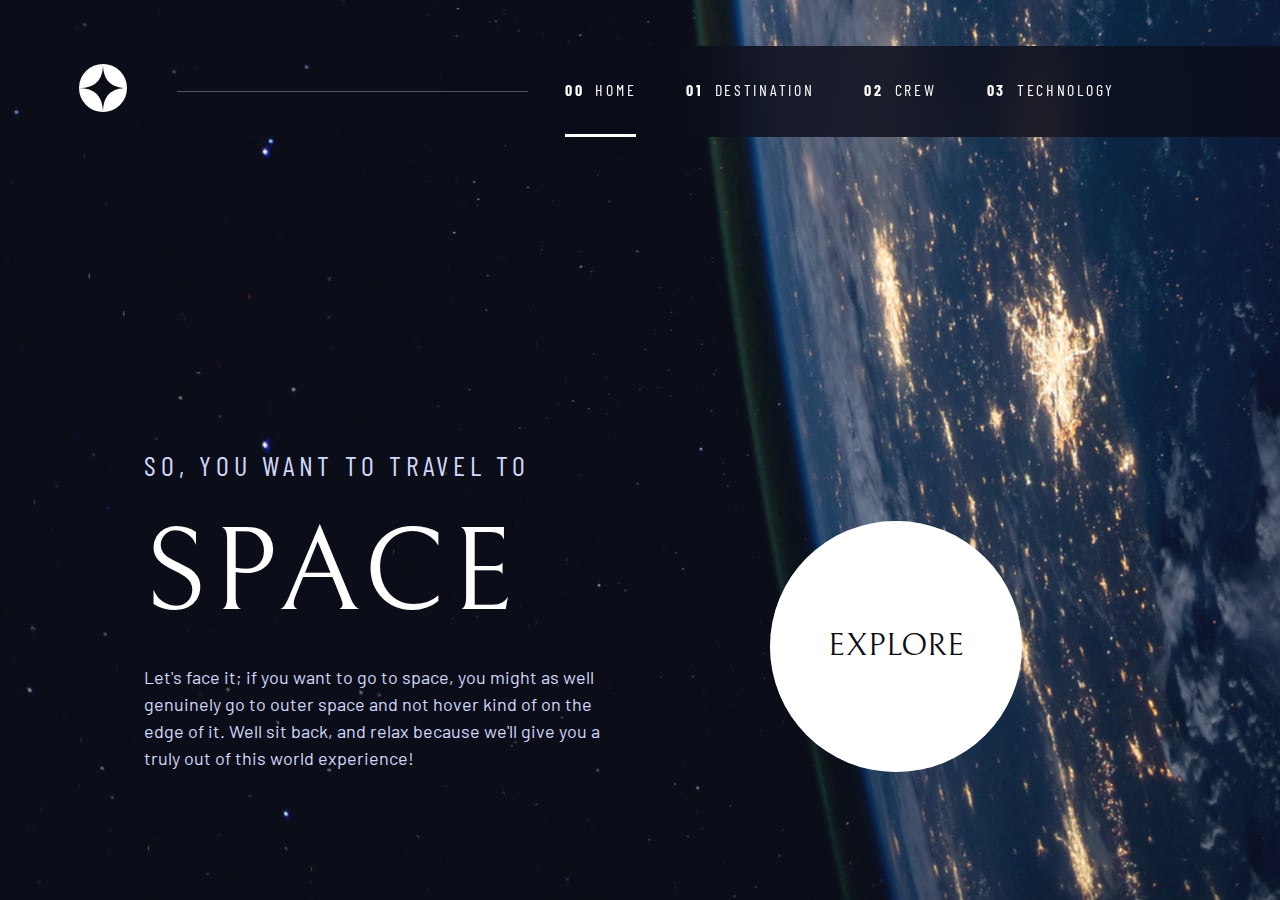
<file: index.html>
<!DOCTYPE html>
<html lang="en">
  <head>
    <meta charset="UTF-8" />
    <meta name="viewport" content="width=device-width, initial-scale=1.0" />
    <link
      rel="icon"
      type="image/png"
      sizes="32x32"
      href="./assets/logo-32x32.png"
    />
    <link rel="preconnect" href="https://fonts.googleapis.com" />
    <link rel="preconnect" href="https://fonts.gstatic.com" crossorigin />
    <link
      href="https://fonts.googleapis.com/css2?family=Barlow+Condensed:wght@400;700&family=Bellefair&family=Barlow:wght@400;700&display=swap"
      rel="stylesheet"
    />
    <link rel="stylesheet" href="css/index.css" />
    <title>Home | Space Tourism</title>
  </head>
  <body class="home bg-dark text-white ff-barlow grid fs-400">
    <a class="skip-to-content uppercase" href="#main">Skip to content</a>
    <header class="flex">
      <div>
        <img
          class="logo"
          src="assets/shared/logo.svg"
          alt="space tourism logo"
        />
      </div>
      <button class="mobile-nav-button" aria-controls="navigation-bar"><span class="sr-only">Menu</span></button>
      <nav>
        <ul id="navigation-bar" class="navigation-bar flex nav-underline fs-300">
          <li class="active">
            <a href="#" class="uppercase text-white ff-barlow-c ls-2"
              ><span aria-hidden="true">00</span>Home</a
            >
          </li>
          <li>
            <a
              href="destination.html"
              class="uppercase text-white ff-barlow-c ls-2"
              ><span aria-hidden="true">01</span>Destination</a
            >
          </li>
          <li>
            <a
              href="crew.html"
              class="uppercase text-white ff-barlow-c ls-2"
              ><span aria-hidden="true">02</span>Crew</a
            >
          </li>
          <li>
            <a
              href="technology.html"
              class="uppercase text-white ff-barlow-c ls-2"
              ><span aria-hidden="true">03</span>Technology</a
            >
          </li>
        </ul>
      </nav>
    </header>
    
    <main id="main" class="grid-container g-center">
      <div>
        <h1 class="text-light ls-3 uppercase fs-500 ff-barlow-c">
          So, you want to travel to
          <span class="fs-900 uppercase ff-bellefair text-white block"
            >space</span
          >
        </h1>
        <p class="text-light">
          Let's face it; if you want to go to space, you might as well genuinely
          go to outer space and not hover kind of on the edge of it. Well sit
          back, and relax because we'll give you a truly out of this world
          experience!
        </p>
      </div>
      <a
        href="destination.html"
        class="round-button uppercase text-dark bg-white fs-600 ff-bellefair"
      >
        Explore
      </a>
    </main>
    <script src="scripts/index.js"></script>
  </body>
</html>
</file>
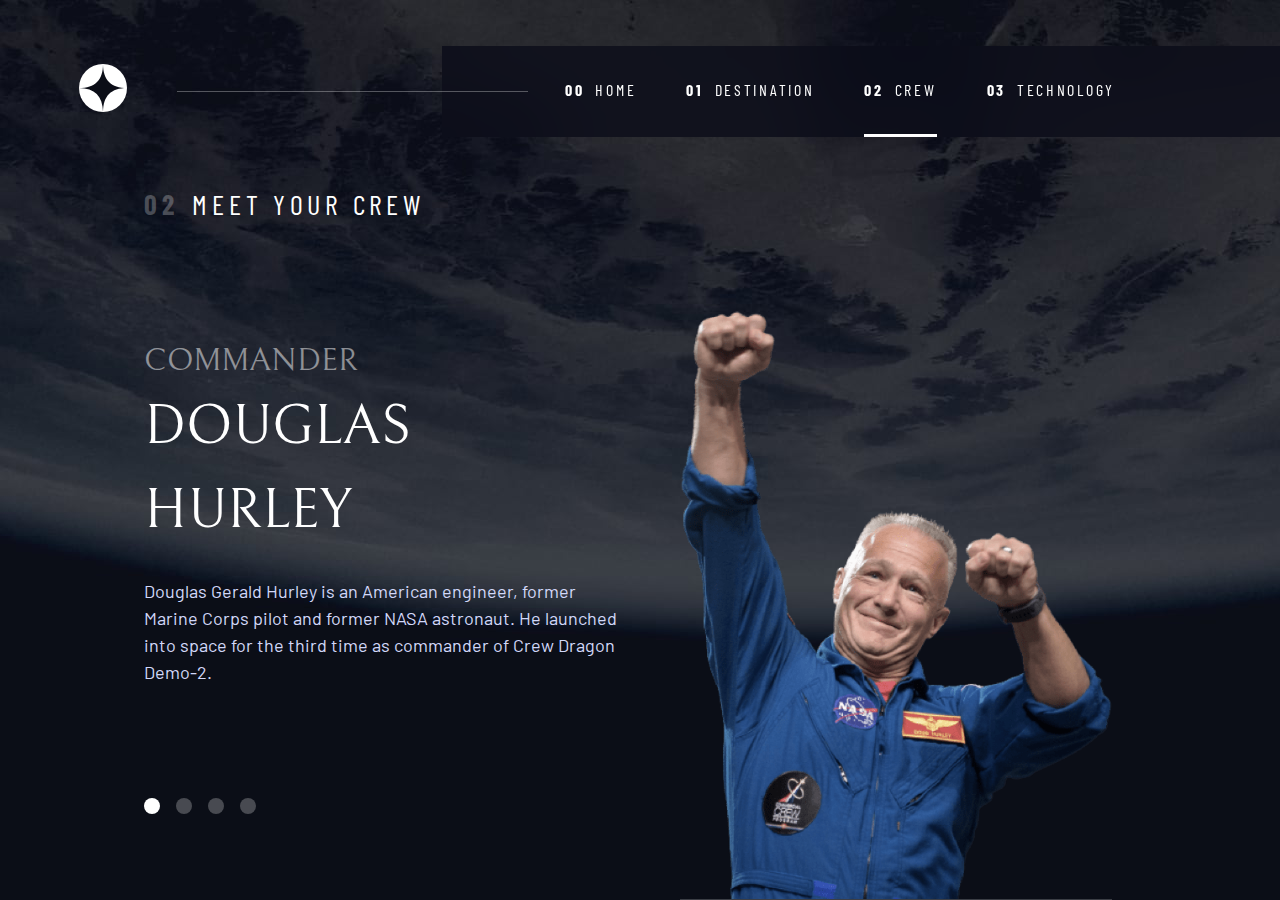
<file: crew.html>
<!DOCTYPE html>
<html lang="en">
  <head>
    <meta charset="UTF-8" />
    <meta name="viewport" content="width=device-width, initial-scale=1.0" />
    <link
      rel="icon"
      type="image/png"
      sizes="32x32"
      href="assets/logo-32x32.png"
    />
    <link rel="preconnect" href="https://fonts.googleapis.com" />
    <link rel="preconnect" href="https://fonts.gstatic.com" crossorigin />
    <link
      href="https://fonts.googleapis.com/css2?family=Barlow+Condensed:wght@400;700&family=Bellefair&family=Barlow:wght@400;700&display=swap"
      rel="stylesheet"
    />
    <link rel="stylesheet" href="css/index.css" />
    <title>Crew | Space Tourism</title>
  </head>
  <body id="crew" class="crew bg-dark text-white ff-barlow grid fs-400">
    <a class="skip-to-content uppercase" href="#main">Skip to content</a>
    <header class="flex">
      <div>
        <img
          class="logo"
          src="assets/shared/logo.svg"
          alt="space tourism logo"
        />
      </div>
      <button class="mobile-nav-button" aria-controls="navigation-bar">
        <span class="sr-only">Menu</span>
      </button>
      <nav>
        <ul
          id="navigation-bar"
          class="navigation-bar flex nav-underline fs-300"
        >
          <li>
            <a href="index.html" class="uppercase text-white ff-barlow-c ls-2"
              ><span aria-hidden="true">00</span>Home</a
            >
          </li>
          <li>
            <a
              href="destination.html"
              class="uppercase text-white ff-barlow-c ls-2"
              ><span aria-hidden="true">01</span>Destination</a
            >
          </li>
          <li class="active">
            <a href="#" class="uppercase text-white ff-barlow-c ls-2"
              ><span aria-hidden="true">02</span>Crew</a
            >
          </li>
          <li>
            <a href="technology.html" class="uppercase text-white ff-barlow-c ls-2"
              ><span aria-hidden="true">03</span>Technology</a
            >
          </li>
        </ul>
      </nav>
    </header>
    <main id="main" class="grid-container g-center flow">
      <h1 class="numbered-title"><span>02</span>Meet your crew</h1>
      <img
        id="crew-image"
        src="assets/crew/image-douglas-hurley.png"
        alt="Douglas Hurley in a blue NASA jumpsuit"
      />
      <div class="dot-nav flex" role="tablist" aria-label="crew member list">
        <button
          aria-selected="true"
          role="tab"
          tabindex="0"
          aria-controls="commander-tab"
          data-position="0"
        >
          <span class="sr-only">Commander</span>
        </button>
        <button
          aria-selected="false"
          role="tab"
          tabindex="-1"
          aria-controls="specialist-tab"
          data-position="1"
        >
          <span class="sr-only">Mission Specialist</span>
        </button>
        <button
          aria-selected="false"
          role="tab"
          tabindex="-1"
          aria-controls="pilot-tab"
          data-position="2"
        >
          <span class="sr-only">Pilot</span>
        </button>
        <button
          aria-selected="false"
          role="tab"
          tabindex="-1"
          aria-controls="engineer-tab"
          data-position="3"
        >
          <span class="sr-only">Engineer</span>
        </button>
      </div>
      <div class="about-crew flow">
        <h2 id="crew-role" class="ff-bellefair uppercase fs-600">Commander</h2>
        <span id="crew-name" class="ff-bellefair uppercase fs-700">Douglas Hurley</span>
        <p id="crew-bio" class="text-light fs-400">
          Douglas Gerald Hurley is an American engineer, former Marine Corps
          pilot and former NASA astronaut. He launched into space for the third
          time as commander of Crew Dragon Demo-2.
        </p>
      </div>
    </main>
    <script src="scripts/index.js"></script>
    <script src="scripts/tabsNavigation.js"></script>
  </body>
</html>
</file>
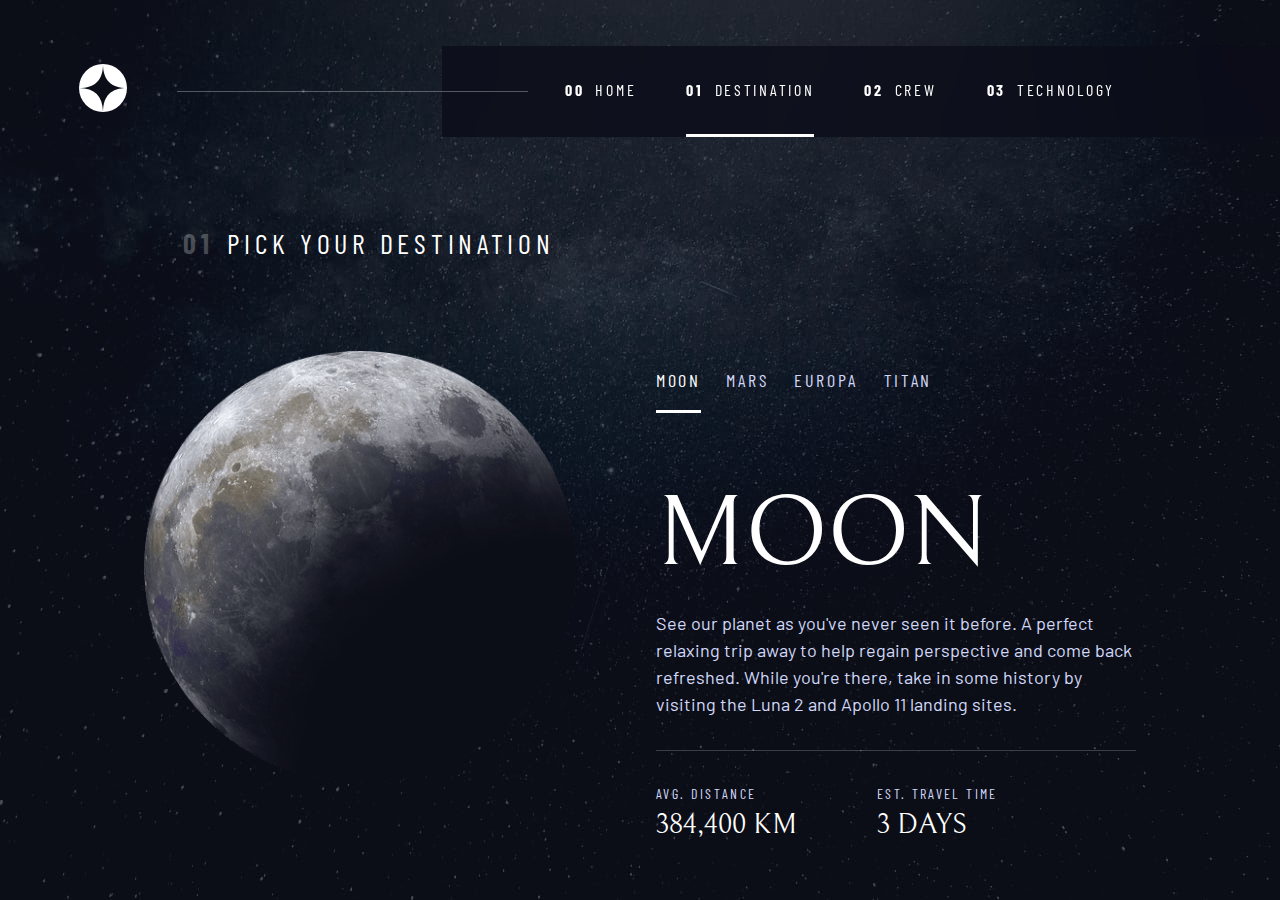
<file: destination.html>
<!DOCTYPE html>
<html lang="en">
  <head>
    <meta charset="UTF-8" />
    <meta name="viewport" content="width=device-width, initial-scale=1.0" />
    <link
      rel="icon"
      type="image/png"
      sizes="32x32"
      href="assets/logo-32x32.png"
    />
    <link rel="preconnect" href="https://fonts.googleapis.com" />
    <link rel="preconnect" href="https://fonts.gstatic.com" crossorigin />
    <link
      href="https://fonts.googleapis.com/css2?family=Barlow+Condensed:wght@400;700&family=Bellefair&family=Barlow:wght@400;700&display=swap"
      rel="stylesheet"
    />
    <link rel="stylesheet" href="css/index.css" />
    <title>Destination | Space Tourism</title>
  </head>
  <body id="destination" class="destination bg-dark text-white ff-barlow grid fs-400">
    <a class="skip-to-content uppercase" href="#main">Skip to content</a>
    <header class="flex">
      <div>
        <img
          class="logo"
          src="assets/shared/logo.svg"
          alt="space tourism logo"
        />
      </div>
      <button class="mobile-nav-button" aria-controls="navigation-bar">
        <span class="sr-only">Menu</span>
      </button>
      <nav>
        <ul
          id="navigation-bar"
          class="navigation-bar flex nav-underline fs-300"
        >
          <li >
            <a href="index.html" class="uppercase text-white ff-barlow-c ls-2"
              ><span aria-hidden="true">00</span>Home</a
            >
          </li>
          <li class="active">
            <a href="#" class="uppercase text-white ff-barlow-c ls-2"
              ><span aria-hidden="true">01</span>Destination</a
            >
          </li>
          <li>
            <a href="crew.html" class="uppercase text-white ff-barlow-c ls-2"
              ><span aria-hidden="true">02</span>Crew</a
            >
          </li>
          <li>
            <a href="technology.html" class="uppercase text-white ff-barlow-c ls-2"
              ><span aria-hidden="true">03</span>Technology</a
            >
          </li>
        </ul>
      </nav>
    </header>

    <main id="main" class="grid-container g-center flow">
      <h1 class="numbered-title">
        <span aria-hidden="true">01</span>Pick your destination
      </h1>
      <img
        id="destination-image"
        src="assets/destination/image-moon.png"
        alt="the moon"
      />

      <div
        class="tab-nav flex nav-underline"
        role="tablist"
        aria-label="destination list"
      >
        <button
          class="text-light bg-dark uppercase ls-2 ff-barlow-c"
          tabindex="0"
          role="tab"
          aria-selected="true"
          aria-controls="destination-tab"
          data-position="0"
        >
          Moon
        </button>
        <button
          class="text-light bg-dark uppercase ls-2 ff-barlow-c"
          tabindex="-1"
          role="tab"
          aria-selected="false"
          aria-controls="destination-tab"
          data-position="1"
        >
          Mars
        </button>
        <button
          class="text-light bg-dark uppercase ls-2 ff-barlow-c"
          tabindex="-1"
          role="tab"
          aria-selected="false"
          aria-controls="destination-tab"
          data-position="2"
        >
          Europa
        </button>
        <button
          class="text-light bg-dark uppercase ls-2 ff-barlow-c"
          tabindex="-1"
          role="tab"
          aria-selected="false"
          aria-controls="destination-tab"
          data-position="3"
        >
          Titan
        </button>
      </div>

      <section class="about-destination" id="destination-tab">
        <h2 id="destination-name" class="uppercase fs-800 ff-bellefair">Moon</h2>
        <p id="destination-description" class="text-light">
          See our planet as you've never seen it before. A perfect relaxing trip
          away to help regain perspective and come back refreshed. While you're
          there, take in some history by visiting the Luna 2 and Apollo 11
          landing sites.
        </p>
        <div class="destination-stats flex f-center">
          <div>
            <h3 class="ff-barlow-c uppercase text-light ls-1 fs-200">
              Avg. distance
            </h3>
            <p id="stats-dist" class="ff-bellefair uppercase fs-fixed">384,400 km</p>
          </div>
          <div>
            <h3 class="ff-barlow-c uppercase text-light ls-1 fs-200">
              Est. travel time
            </h3>
            <p id="stats-time" class="ff-bellefair uppercase fs-fixed">3 days</p>
          </div>
        </div>
      </section>
    </main>

    <script src="scripts/index.js"></script>
    <script src="scripts/tabsNavigation.js"></script>
  </body>
</html>
</file>
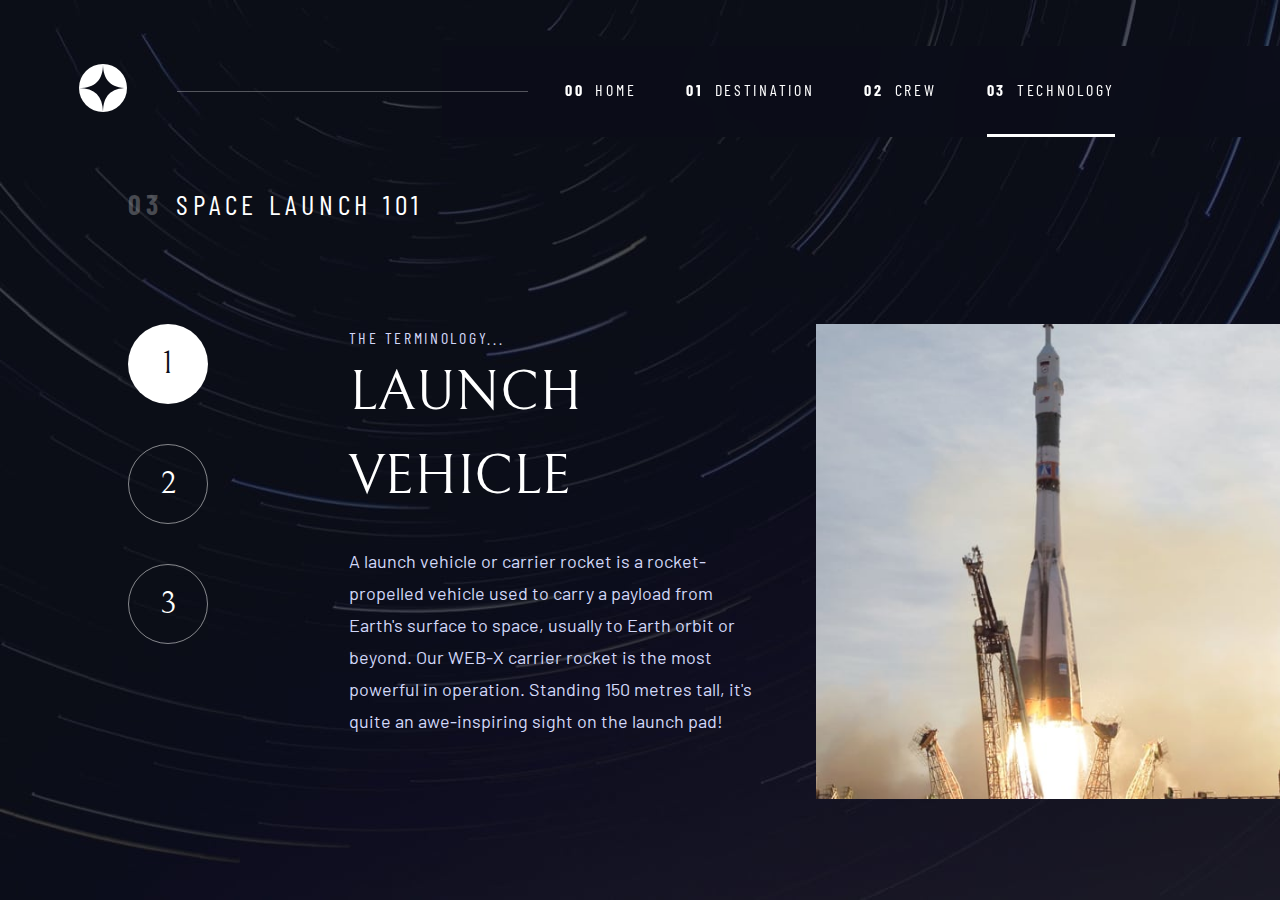
<file: technology.html>
<!DOCTYPE html>
<html lang="en">
  <head>
    <meta charset="UTF-8" />
    <meta name="viewport" content="width=device-width, initial-scale=1.0" />
    <link
      rel="icon"
      type="image/png"
      sizes="32x32"
      href="assets/logo-32x32.png"
    />
    <link rel="preconnect" href="https://fonts.googleapis.com" />
    <link rel="preconnect" href="https://fonts.gstatic.com" crossorigin />
    <link
      href="https://fonts.googleapis.com/css2?family=Barlow+Condensed:wght@400;700&family=Bellefair&family=Barlow:wght@400;700&display=swap"
      rel="stylesheet"
    />
    <link rel="stylesheet" href="css/index.css" />
    <title>Technology | Space Tourism</title>
  </head>
  <body
    id="technology"
    class="technology bg-dark text-white ff-barlow grid fs-400"
  >
    <a class="skip-to-content uppercase" href="#main">Skip to content</a>
    <header class="flex">
      <div>
        <img
          class="logo"
          src="assets/shared/logo.svg"
          alt="space tourism logo"
        />
      </div>
      <button class="mobile-nav-button" aria-controls="navigation-bar">
        <span class="sr-only">Menu</span>
      </button>
      <nav>
        <ul
          id="navigation-bar"
          class="navigation-bar flex nav-underline fs-300"
        >
          <li>
            <a href="index.html" class="uppercase text-white ff-barlow-c ls-2"
              ><span aria-hidden="true">00</span>Home</a
            >
          </li>
          <li>
            <a
              href="destination.html"
              class="uppercase text-white ff-barlow-c ls-2"
              ><span aria-hidden="true">01</span>Destination</a
            >
          </li>
          <li>
            <a href="crew.html" class="uppercase text-white ff-barlow-c ls-2"
              ><span aria-hidden="true">02</span>Crew</a
            >
          </li>
          <li class="active">
            <a href="#" class="uppercase text-white ff-barlow-c ls-2"
              ><span aria-hidden="true">03</span>Technology</a
            >
          </li>
        </ul>
      </nav>
    </header>
    <main id="main" class="grid-container g-center flow">
      <h1 class="numbered-title"><span>03</span>Space launch 101</h1>
      <img
        id="tech-image-landscape"
        src="assets/technology/image-launch-vehicle-landscape.jpg"
        alt="spacial launch vehicle taking off"
      />
      <img
        id="tech-image-portrait"
        src="assets/technology/image-launch-vehicle-portrait.jpg"
        alt="spacial launch vehicle taking off"
      />
      <div
        class="numbers-nav flex g-center"
        role="tablist"
        aria-label="technology list"
      >
        <button
          class="ff-bellefair text-white fs-600"
          aria-selected="true"
          role="tab"
          tabindex="0"
          aria-controls="vehicle-tab"
          data-position="0"
        >
          <span class="sr-only">Launch Vehicle</span>
          1
        </button>
        <button
          class="ff-bellefair text-white fs-600"
          aria-selected="false"
          role="tab"
          tabindex="-1"
          aria-controls="spaceport-tab"
          data-position="1"
        >
          <span class="sr-only">Spaceport</span>
          2
        </button>
        <button
          class="ff-bellefair text-white fs-600"
          aria-selected="false"
          role="tab"
          tabindex="-1"
          aria-controls="capsule-tab"
          data-position="2"
        >
          <span class="sr-only">Space Capsule</span>
          3
        </button>
      </div>
      <div class="about-technology">
        <span class="uppercase text-light ls-2 fs-300 ff-barlow-c"
          >The terminology...</span
        >
        <h2 id="tech-name" class="uppercase ff-bellefair fs-700">
          Launch vehicle
        </h2>
        <p id="tech-description" class="text-light">
          A launch vehicle or carrier rocket is a rocket-propelled vehicle used
          to carry a payload from Earth's surface to space, usually to Earth
          orbit or beyond. Our WEB-X carrier rocket is the most powerful in
          operation. Standing 150 metres tall, it's quite an awe-inspiring sight
          on the launch pad!
        </p>
      </div>
    </main>
    <script src="scripts/index.js"></script>
    <script src="scripts/tabsNavigation.js"></script>
  </body>
</html>
</file>
<file: css/index.css>
/* -----------------------  VARIABLES ----------------------------------*/
:root {
  /* COLORS */
  --background-dark: 230 35% 7%;
  --light-blue: 231 77% 90%;
  --white: 0 0% 100%;
  /* FONTS */
  --fs-900: clamp(5rem, 8vw + 1rem, 9.375rem);
  --fs-800: 3.5rem;
  --fs-700: 1.5rem;
  --fs-600: 1rem;
  --fs-500: 1rem;
  --fs-400: 0.9375rem;
  --fs-300: 1rem;
  --fs-200: 0.875rem;
  --fs-fixed: 1.75rem;

  --ff-bellefair: "Bellefair", serif;
  --ff-barlow: "Barlow", sans-serif;
  --ff-barlow-c: "Barlow Condensed", sans-serif;
}

/* -----------------------  RESET CSS   ------------------------------- */

*,
*::after,
*::before {
  box-sizing: border-box;
}

* {
  padding: 0;
  margin: 0;
}

h1,
h2,
h3,
h4,
h5,
h6,
p {
  font-weight: 400;
}

ul[role="list"],
ol[role="list"] {
  list-style: none;
}

html:focus-within {
  scroll-behavior: smooth;
}

body {
  min-height: 100vh;
  text-rendering: optimizeSpeed;
  line-height: 1.5;
  overflow-x: hidden;
}

picture {
  max-width: 100%;
  display: block;
}

input,
button,
textarea,
select {
  font: inherit;
}

@media (prefers-reduced-motion: reduce) {
  *,
  *::before,
  *::after {
    animation-duration: 0.01ms !important;
    animation-iteration-count: 1 !important;
    transition-duration: 0.01ms !important;
    scroll-behavior: auto !important;
  }
}

/* ----------------- GENERAL CLASSES ---------------- */

/* BACKGROUND COLORS */
.bg-dark {
  background-color: hsl(var(--background-dark));
}

.bg-white {
  background-color: hsl(var(--white));
}

.container {
  padding-inline: 2rem;
  margin-inline: auto;
}

.block {
  display: block;
}

.flex {
  display: flex;
  gap: var(--gap, 1.6rem);
}

.f-center {
  align-items: center;
  justify-content: center;
}

.flow > * + * {
  margin-top: var(--flow-space, 1.6rem);
}

.grid {
  display: grid;
  column-gap: var(--gap, 1.6rem);
}

.g-center {
  place-items: center;
}

.grid-container {
  display: grid;
  text-align: center;
  padding: 0 1rem 2rem 1rem;
}

.grid-container * {
  max-width: 50ch;
}

.sr-only {
  position: absolute;
  width: 1px;
  height: 1px;
  padding: 0;
  margin: -1px;
  overflow: hidden;
  clip: rect(0, 0, 0, 0);
  white-space: nowrap; /* added line */
  border: 0;
}

/* FONT FAMILY */
.ff-bellefair {
  font-family: var(--ff-bellefair);
}

.ff-barlow {
  font-family: var(--ff-barlow);
}

.ff-barlow-c {
  font-family: var(--ff-barlow-c);
}

/* FONT SIZE */
.fs-200 {
  font-size: var(--fs-200);
}

.fs-300 {
  font-size: var(--fs-300);
}

.fs-400 {
  font-size: var(--fs-400);
}

.fs-500 {
  font-size: var(--fs-500);
}

.fs-600 {
  font-size: var(--fs-600);
}

.fs-700 {
  font-size: var(--fs-700);
}

.fs-800 {
  font-size: var(--fs-800);
}

.fs-900 {
  font-size: var(--fs-900);
}

.fs-fixed {
  font-size: var(--fs-fixed);
}

/* FONT COLORS */
.text-white {
  color: hsl(var(--white));
}

.text-light {
  color: hsl(var(--light-blue));
}

.text-dark {
  color: hsl(var(--background-dark));
}

/* LETTER SPACING */
.ls-1 {
  letter-spacing: 2.35px;
}

.ls-2 {
  letter-spacing: 2.7px;
}

.ls-3 {
  letter-spacing: 4.75px;
}

/* LINE HEIGHT */
.fs-32,
.fs-56,
.fs-100,
.fs-150 {
  line-height: 1.1;
}

/* TEXT TRANSFORM */
.uppercase {
  text-transform: uppercase;
}

.capitalize {
  text-transform: capitalize;
}

/* -------------------------- COMPONENTS -------------------------------- */
body {
  grid-template-rows: min-content 1fr;
  background-repeat: no-repeat;
  background-size: cover;
  background-position: center bottom;
}

.skip-to-content {
  position: absolute;
  transform: translateY(-100%);
  background-color: hsl(var(--light-blue));
  border-radius: 2%;
  color: black;
  padding: 1rem;
  text-decoration: none;
  transition: transform 0.5s ease-in-out;
}

.skip-to-content:focus {
  transform: translateY(0);
}

header {
  align-items: center;
  justify-content: space-between;
}

.nav-underline > * {
  padding: var(--underline-gap, 1rem) 0;
  border-bottom: 0.2rem solid hsl(var(--white) / 0);
}

.nav-underline > *:hover,
.nav-underline > *:focus {
  border-color: hsl(var(--white) / 0.5);
  transition: 0.3s;
}

.nav-underline > .active {
  border-color: hsl(var(--white) / 1);
}

.logo {
  margin: 1.5rem;
}

.navigation-bar {
  --gap: clamp(2rem, 5vw, 3.125rem);
  background: hsl(var(--white) / 0.04);
  list-style: none;
  --underline-gap: 2rem;
}

@supports (backdrop-filter: blur(1.5rem)) {
  .navigation-bar {
    background: hsl(var(--white) / 0.04);
    backdrop-filter: blur(1.5rem);
  }
}

.navigation-bar a {
  text-decoration: none;
}

.navigation-bar a span {
  font-weight: 700;
  margin-right: 0.6875rem;
}

.mobile-nav-button {
  display: none;
}

.round-button {
  display: inline-flex;
  align-items: center;
  justify-content: center;

  position: relative;
  aspect-ratio: 1;
  border-radius: 50%;
  padding: 0 3.6rem;
  text-decoration: none;
  z-index: 1;
}

.round-button::after {
  content: "";
  position: absolute;

  background-color: hsl(var(--white) / 0.3);
  border-radius: 50%;
  height: 100%;
  transition: transform 0.7s ease-in-out;
  width: 100%;
  z-index: -1;
}

.round-button:hover::after,
.round-button:focus::after {
  transform: scale(1.3);
}

.numbered-title {
  font-family: var(--ff-barlow-c);
  font-size: var(--fs-500);
  text-transform: uppercase;
  letter-spacing: 4.72px;
}

.numbered-title span {
  margin-right: 0.5em;
  font-weight: 700;
  color: hsl(var(--white) / 0.25);
}

.tab-nav > * {
  border-inline: 0;
  border-top: 0;
  background: none;
  cursor: pointer;
}

.tab-nav > [aria-selected="true"] {
  color: hsl(var(--white));
  border-color: hsl(var(--white) / 1);
}

.dot-nav > * {
  background-color: hsl(var(--white) / 0.25);
  border: none;
  border-radius: 50%;
  cursor: pointer;
  padding: 0.5rem;
}

.dot-nav > *:hover,
.dot-nav > *:focus {
  background-color: hsl(var(--white) / 0.5);
}

.dot-nav > [aria-selected="true"] {
  background-color: hsl(var(--white) / 1);
}

.numbers-nav > * {
  aspect-ratio: 1;
  background: transparent;
  border: 1px solid hsl(var(--white) / 0.5);
  border-radius: 50%;
  cursor: pointer;
  padding: 0 1rem;
  width: clamp(2.5rem, 8vw, 5rem);
}

.numbers-nav > *:hover,
.numbers-nav > *:focus {
  border-color: hsl(var(--white));
}

.numbers-nav > [aria-selected="true"] {
  background-color: hsl(var(--white));
  color: hsl(var(--background-dark));
}

.home {
  background-image: url(../assets/home/background-home-mobile.jpg);
}

/*------------------- DESTINATION LAYOUT ---------------------------------------*/
.destination {
  background-image: url(../assets/destination/background-destination-mobile.jpg);
}

.destination .grid-container {
  grid-template-areas:
    "title"
    "image"
    "tabs"
    "about";
}

.destination .numbered-title {
  grid-area: title;
}

.destination .grid-container img {
  grid-area: image;
  max-width: 50%;
}

.destination .tab-nav {
  grid-area: tabs;
}

.destination .about-destination {
  grid-area: about;
}

.destination-stats {
  flex-direction: column;
  border-top: 1px solid hsl(var(--white) / 0.2);
  padding-top: 2rem;
  margin-top: 2rem;
}

/*------------------- CREW LAYOUT ---------------------------------------*/
.crew {
  background-image: url(../assets/crew/background-crew-mobile.jpg);
}

.crew .grid-container {
  grid-template-areas:
    "title"
    "image"
    "tabs"
    "about";
}

.crew .grid-container .numbered-title {
  grid-area: title;
}

.crew .grid-container img {
  border-bottom: 1px solid hsl(var(--white) / 0.2);
  max-width: 60%;
  grid-area: image;
}

.crew .grid-container .dot-nav {
  grid-area: tabs;
  --gap: 1rem;
}

.crew .grid-container .about-crew {
  grid-area: about;
}

.crew .grid-container h2 {
  color: hsl(var(--white) / 0.5);
}

/*------------------- TECHNOLOGY LAYOUT ---------------------------------------*/
.technology {
  background-image: url(../assets/technology/background-technology-mobile.jpg);
}

.technology .grid-container {
  grid-template-areas:
    "title"
    "image"
    "tabs"
    "about";
  padding-inline: 0;
}

.technology .numbered-title {
  grid-area: title;
  margin: 2.4375rem;
}

.technology .grid-container img{
  max-width: 100%;
  grid-area: image;
}

.technology #tech-image-portrait {
  display: none;
}

.technology .numbers-nav {
  grid-area: tabs;
}

.technology .about-technology {
  grid-area: about;
  padding-inline: 1.8rem;
}

.about-technology h2 {
  margin-bottom: 1.625rem;
}

/* -------------------------- MEDIA QUERIES -------------------------------- */
/* MOBILE NAVIGATION MENU */
@media (max-width: 35rem) {
  .navigation-bar {
    flex-direction: column;
    --gap: 2rem;

    position: fixed;
    inset: 0 0 0 32%;
    z-index: 100;

    background: hsl(231, 39%, 7%, 0.98);
    border-left: 1px solid hsl(232, 40%, 18%);
    translate: 100%;
    transition: translate 0.5s ease-in-out;
    padding: min(10rem, 20vh) 2rem;
    --underline-gap: 0;
  }

  @supports (backdrop-filter: blur(1.5rem)) {
    .navigation-bar {
      background: hsl(var(--white) / 0.04);
      backdrop-filter: blur(1.5rem);
    }
  }

  .navigation-bar.menu-expanded {
    translate: 0%;
  }

  .navigation-bar a span {
    padding-left: 1rem;
    border-left: 2px solid hsl(var(--light-blue));
  }

  .navigation-bar.nav-underline > * {
    border: 0;
  }

  .mobile-nav-button {
    display: block;
    position: absolute;
    right: 1.5rem;
    top: 2.5rem;
    z-index: 1000;

    background: none;
    border: 0;
    background-image: url(../assets/shared/icon-hamburger.svg);
    background-size: cover;
    transition: transform 0.5s ease-in-out;
    height: 1.25rem;
    width: 1.25rem;
  }

  .mobile-nav-button.menu-expanded {
    background-image: url(../assets/shared/icon-close.svg);
    transform: rotate(180deg);
  }
}

/* TABLETS */
@media (min-width: 35em) {
  :root {
    --fs-800: 5rem;
    --fs-700: 2.5rem;
    --fs-600: 1.5rem;
    --fs-500: 1.25rem;
    --fs-400: 1rem;
  }

  /* HOME */
  .home {
    background-image: url(../assets/home/background-home-tablet.jpg);
    background-position: center center;
  }

  /* DESTINATION */
  .destination {
    background-image: url(../assets/destination/background-destination-tablet.jpg);
    background-position: center center;
  }

  .destination .numbered-title {
    justify-self: start;
    margin: 2.4375rem;
  }

  .destination .destination-stats {
    flex-direction: row;
    justify-content: space-evenly;
  }

  /* CREW */
  .crew {
    background-image: url(../assets/crew/background-crew-tablet.jpg);
    background-position: center center;
  }

  .crew .grid-container {
    grid-template-areas:
      "title"
      "about"
      "tabs"
      "image";
    padding-bottom: 0;
  }

  .crew .numbered-title {
    justify-self: start;
    margin: 2.4375rem;
  }

  /* TECHNOLOGY */
  .technology {
    background-image: url(../assets/technology/background-technology-tablet.jpg);
  }

  .technology .numbered-title {
    justify-self: start;
  }
}

/* TABLETS ONLY */
@media (min-width: 35em) and (max-width: 60em) {
  .navigation-bar {
    padding-top: 0.625rem;
    padding-inline: 2.625rem;
  }

  .navigation-bar a span {
    display: none;
  }

  .logo {
    margin-left: 2.4375rem;
  }
}

/* LARGER SCREENS */
@media (min-width: 60em) {
  header {
    padding-block: 2.5rem;
    padding-left: 3.4375rem;
  }

  header::after {
    content: "";
    display: block;
    position: relative;
    order: 2;

    background: hsl(var(--white) / 0.3);
    margin-right: -7rem;
    height: 0.0625rem;
    width: 100%;
    z-index: 100;
  }

  header nav {
    order: 3;
  }

  :root {
    --fs-800: 6.25rem;
    --fs-700: 3.5rem;
    --fs-600: 2rem;
    --fs-500: 1.75rem;
    --fs-400: 1.125rem;
  }

  .grid-container {
    column-gap: var(--gap, 2rem);
    grid-template-columns: minmax(6rem, 1fr) repeat(2, minmax(0, 60rem)) minmax(
        6rem,
        1fr
      );
    text-align: left;
  }

  /* HOME */
  .home .grid-container > *:first-child {
    grid-column: 2;
  }

  .home .grid-container > *:last-child {
    grid-column: 3;
  }

  .home .grid-container {
    align-items: end;
    padding-bottom: 8rem;
  }

  .home {
    background-image: url(../assets/home/background-home-desktop.jpg);
  }

  .navigation-bar {
    background: hsl(231, 39%, 7%, 0.8);
    padding: 0 10.3125rem 0 7.6875rem;
  }

  /* DESTINATION */
  .destination {
    background-image: url(../assets/destination/background-destination-desktop.jpg);
  }

  .destination .grid-container {
    grid-template-areas:
      ". title title ."
      ". image tabs ."
      ". image about .";

    place-items: start;
  }

  .destination .grid-container img {
    max-width: 90%;
  }

  .destination .destination-stats {
    --gap: 5rem;
    justify-content: start;
  }

  /* CREW */
  .crew {
    background-image: url(../assets/crew/background-crew-desktop.jpg);
    background-position: center center;
  }

  .crew .grid-container {
    grid-template-areas:
      ". title image ."
      ". about image ."
      ". tabs image .";
    place-items: start;
  }

  .crew .grid-container img {
    max-width: 90%;
    justify-self: center;
    align-self: end;
  }

  .crew .grid-container .numbered-title {
    margin: 0;
  }

  /* TECHNOLOGY */
  .technology {
    background-image: url(../assets/technology/background-technology-desktop.jpg);
  }

  .technology #tech-image-portrait {
    display: initial;
    grid-area: image;
    justify-self: end;
  }

  .technology #tech-image-landscape {
    display: none;
  }

  .technology .grid-container {
    grid-template-columns: minmax(6rem, 1fr) minmax(8rem, 10rem) repeat(
        2,
        minmax(0, 60rem)
      );
  }

  .technology .grid-container {
    grid-template-areas:
      ". title title title"
      ". tabs about image"
      ". tabs about image";
    place-items: start;
  }

  .technology .numbered-title {
    margin-top: 0;
    margin-left: 0;
  }

  .technology .numbers-nav {
    grid-area: tabs;
    flex-direction: column;
    --gap: 2.5rem;
  }

  .technology .about-technology {
    grid-area: about;
    max-width: 100%;
  }

  .about-technology p {
    line-height: 2rem;
  }
}
</file>
